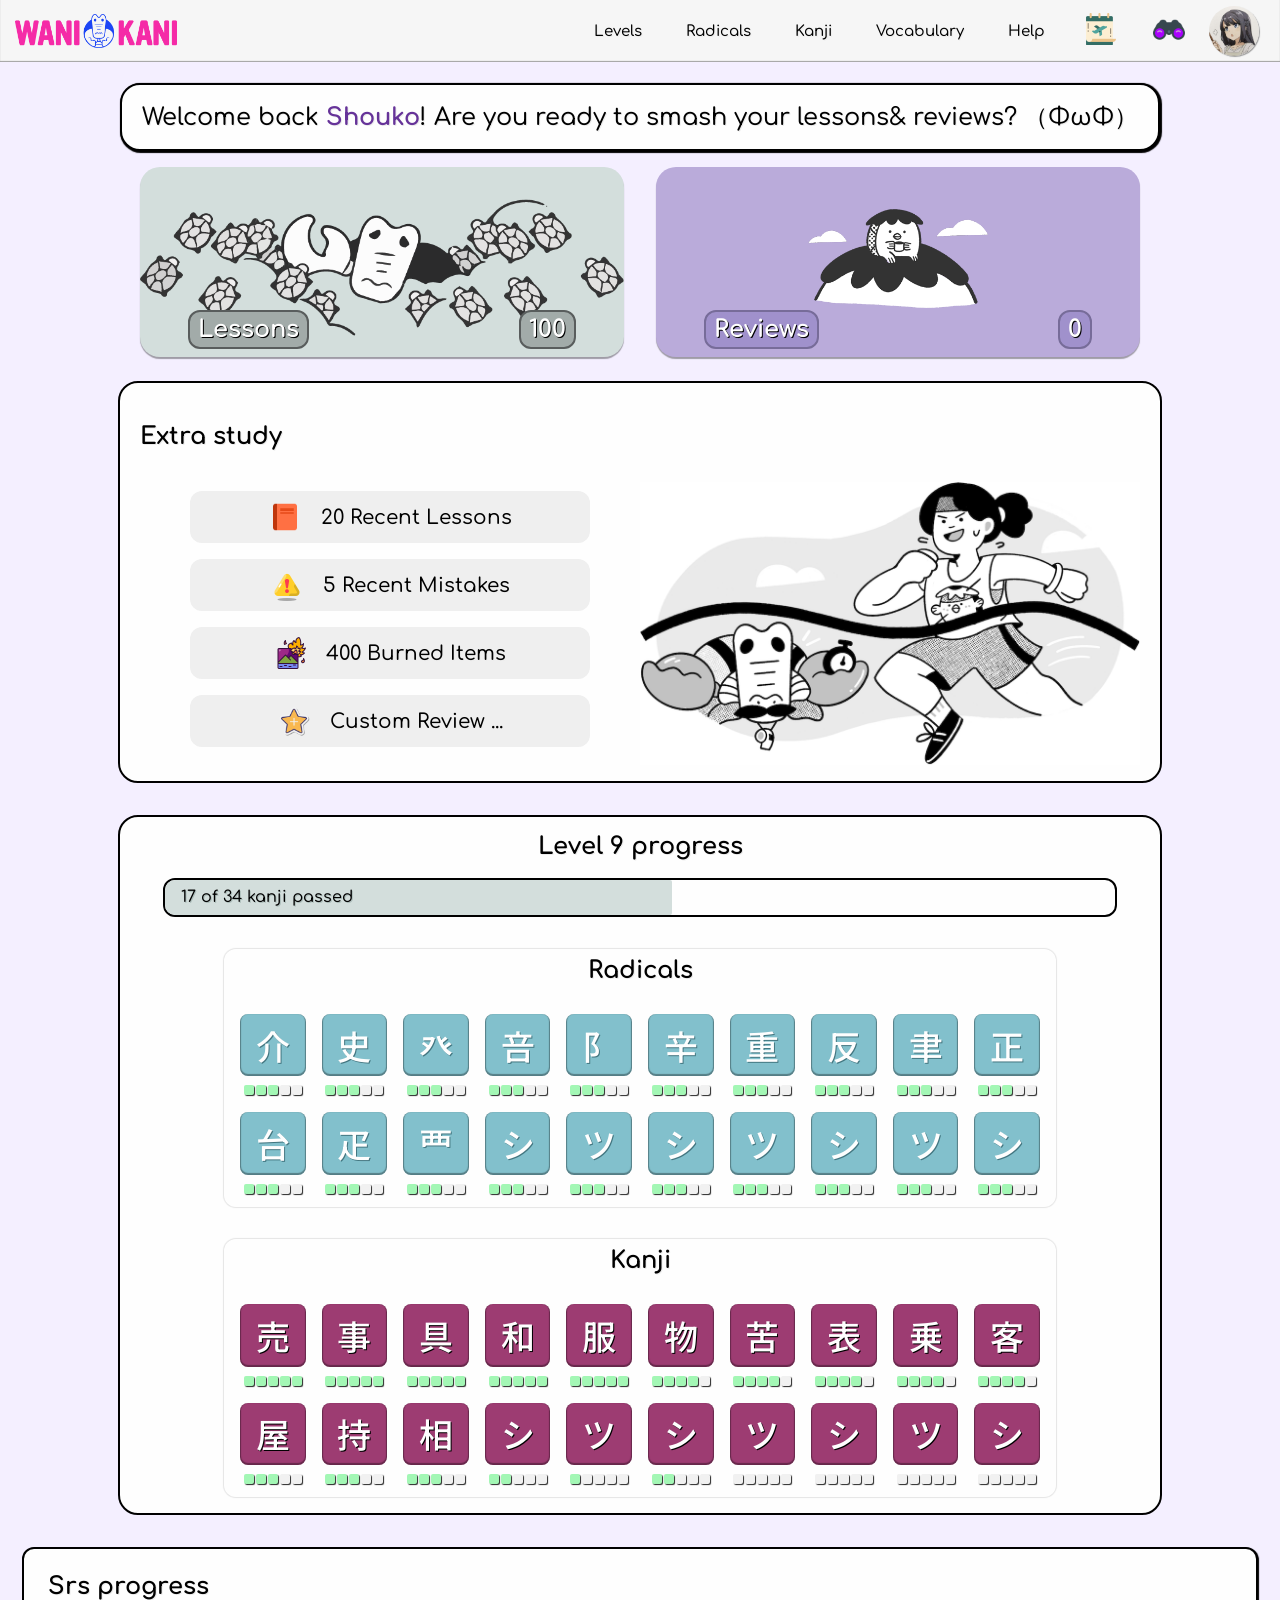
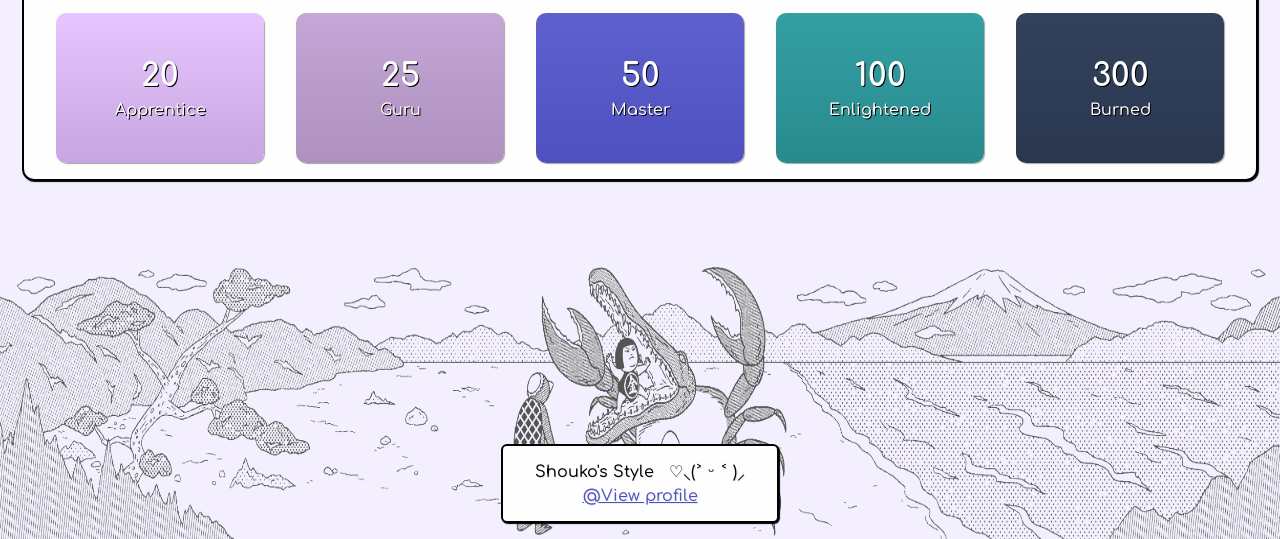
<file: index.html>
<!DOCTYPE html>
<html lang="en">
<head>
  <meta charset="UTF-8">
  <meta name="viewport" content="width=device-width, initial-scale=1"/>
  <title>WaniKani / Dashboard</title>
  <link rel="stylesheet" href="Styles/index-styles.css">
  <link rel="stylesheet" href="Styles/header-styles.css">
  <link rel="stylesheet" href="Styles/default-styles.css">
  <link rel="stylesheet" href="Styles/animations.css">
  <script defer src="index-java.js"></script>
  <!--Fonts-->
  <link rel="preconnect" href="https://fonts.googleapis.com">
  <link rel="preconnect" href="https://fonts.gstatic.com" crossorigin>
  <link href="https://fonts.googleapis.com/css2?family=Comfortaa:wght@300;400;500;600;700&display=swap" rel="stylesheet">
  <!--Japanese Font-->
  <link rel="preconnect" href="https://fonts.googleapis.com">
  <link rel="preconnect" href="https://fonts.gstatic.com" crossorigin>
  <link href="https://fonts.googleapis.com/css2?family=Noto+Sans+JP:wght@100;300;400;500&display=swap" rel="stylesheet">
</head>
<!--De totale breedte= 1000px op volledig scherm-->
<body>
<header>
  <div class="header-container">
    <div>
      <img class="wk-logo" src="Resources/logo.png" alt="WaniKani-Logo">
    </div>
    <div>
      <button class="gray-border">Levels</button>
      <button class="blue-border">Radicals</button>
      <button class="pink-border">Kanji</button>
      <button class="purple-border">Vocabulary</button>
      <button class="gray-border">Help</button>
      <button onclick="ShowForecast()" class="forecast-button">
        <img src="Resources/calender-plane.png" alt="Forecast">
      </button>
      <button class="search-button">
        <img src="Resources/search-icon.png" alt="Search">
      </button>
      <img class="pfp" src="Resources/pfp.jpg" alt="Profile Picture">
    </div>
  </div>
  <div class="review-forecast-container">
    <div onclick="ExpandForecastCard('Mon')" class="forecast-card">
      <div class="forecast-card-header JA-FONT">月曜日</div>
      <div class="forecast-card-grid">
        <div class="forecast-card-grid-item"><p>Mon.</p><p class="forecast-amount">20 items</p></div>
      </div>
      <div class="forecast-card-grid display-none">
        <div class="forecast-card-grid-item"><p>10 AM</p><p>12 items</p></div>
        <div class="forecast-card-grid-item"><p>6 PM</p><p>8 items</p></div>
      </div>
    </div>
    <div onclick="ExpandForecastCard('Tue')" class="forecast-card">
      <div class="forecast-card-header JA-FONT">火曜日</div>
      <div class="forecast-card-grid">
        <div class="forecast-card-grid-item"><p>Tue.</p><p class="forecast-amount">36 items</p></div>
      </div>
      <div class="forecast-card-grid display-none">
        <div class="forecast-card-grid-item"><p>6 AM</p><p>5 items</p></div>
        <div class="forecast-card-grid-item"><p>9 PM</p><p>11 items</p></div>
      </div>
    </div>
    <div onclick="ExpandForecastCard('Wed')" class="forecast-card">
      <div class="forecast-card-header JA-FONT">水曜日</div>
      <div class="forecast-card-grid">
        <div class="forecast-card-grid-item"><p>Wed.</p><p class="forecast-amount">45 items</p></div>
      </div>
      <div class="forecast-card-grid display-none">
        <div class="forecast-card-grid-item"><p>1 PM</p><p>7 items</p></div>
        <div class="forecast-card-grid-item"><p>2 PM</p><p>2 items</p></div>
      </div>
    </div>
    <div onclick="ExpandForecastCard('Thu')" class="forecast-card">
      <div class="forecast-card-header JA-FONT">木曜日</div>
      <div class="forecast-card-grid">
        <div class="forecast-card-grid-item"><p>Thu.</p><p class="forecast-amount">50 items</p></div>
      </div>
      <div class="forecast-card-grid display-none">
        <div class="forecast-card-grid-item"><p>11 PM</p><p>5 items</p></div>
      </div>
    </div>
    <div onclick="ExpandForecastCard('Fri')" class="forecast-card">
      <div class="forecast-card-header JA-FONT">金曜日</div>
      <div class="forecast-card-grid">
        <div class="forecast-card-grid-item"><p>Fri.</p><p class="forecast-amount">80 items</p></div>
      </div>
      <div class="forecast-card-grid display-none">
        <div class="forecast-card-grid-item"><p>11 AM</p><p>16 items</p></div>
        <div class="forecast-card-grid-item"><p>1 PM</p><p>12 items</p></div>
        <div class="forecast-card-grid-item"><p>3 PM</p><p>2 items</p></div>
      </div>
    </div>
    <div onclick="ExpandForecastCard('Sat')" class="forecast-card">
      <div class="forecast-card-header JA-FONT">土曜日</div>
      <div class="forecast-card-grid">
        <div class="forecast-card-grid-item"><p class="forecast-amount">Sat.</p><p>94 items</p></div>
      </div>
      <div class="forecast-card-grid display-none">
        <div class="forecast-card-grid-item"><p>5 AM</p><p>4 items</p></div>
        <div class="forecast-card-grid-item"><p>6 AM</p><p>10 items</p></div>
      </div>
    </div>
    <div onclick="ExpandForecastCard('Sun')" class="forecast-card">
      <div class="forecast-card-header JA-FONT">日曜日</div>
      <div class="forecast-card-grid">
        <div class="forecast-card-grid-item"><p>Sun.</p><p class="forecast-amount">100 items</p></div>
      </div>
      <div class="forecast-card-grid display-none">
        <div class="forecast-card-grid-item"><p>12 PM</p><p>1 item</p></div>
        <div class="forecast-card-grid-item"><p>1 AM</p><p>1 item</p></div>
        <div class="forecast-card-grid-item"><p>2 AM</p><p>1 item</p></div>
        <div class="forecast-card-grid-item"><p>3 AM</p><p>1 item</p></div>
        <div class="forecast-card-grid-item"><p>4 AM</p><p>1 item</p></div>
        <div class="forecast-card-grid-item"><p>5 AM</p><p>1 item</p></div>
      </div>
    </div>
  </div>
</header>

<!--Welcome back message-->
<section class="welcome-back-section def-div">
  <h1>Welcome back <span class="username">Shouko</span>! Are you ready to smash your lessons& reviews? （ΦωΦ）</h1>
</section>

<!--Reviews& Lessons section-->
<section class="reviews-lessons-container">
  <div class="lessons-button">
    <img src="Resources/lessons-modif.png" alt="lessons">
    <div class="button-info">
      <p>Lessons</p>
      <p>100</p>
    </div>
  </div>
  <div class="reviews-button">
    <img src="Resources/reviews.png" alt="lessons">
    <div class="button-info button-info-reviews">
      <p>Reviews</p>
      <p>0</p>
    </div>
  </div>
</section>

<!--Extra study-->
<section class="extra-study-container def-div">
  <h3>Extra study</h3>
  <div class="extra-study-content">
    <div class="extra-study-button-container">
      <button>
        <img src="Resources/recent-lessons.png" alt="bruh">
        20 Recent Lessons
      </button>
      <button>
        <img src="Resources/mistake.png" alt="bruh">
        5 Recent Mistakes
      </button>
      <button>
        <img src="Resources/burned.png" alt="bruh">
        400 Burned Items
      </button>
      <button onclick="customreview_alert()" style="cursor: help">
        <img src="Resources/addto-favourites.png" alt="bruh">
        Custom Review ...
      </button>
    </div>
    <div class="extra-study-image-container">
      <img src="Resources/extra-study.png" alt="extra study yay">
    </div>
  </div>
</section>

<!--Level progress section-->
<section class="level-progress-container def-div">
  <div>
    <h3>Level 9 progress</h3>
    <div class="progressbar-border">
      <div class="progressbar-fill">
        17 of 34 kanji passed
      </div>
    </div>
    <!--Radicals-->
    <div class="moji-container">
      <h3>Radicals</h3>
      <div class="moji-grid">
        <div class="moji-cell">
          介
          <div class="moji-progress-container">
            <div class="moji-checked"></div>
            <div class="moji-checked"></div>
            <div class="moji-checked"></div>
            <div class="moji-unchecked"></div>
            <div class="moji-unchecked"></div>
          </div>
          <div class="moji-tooltip">
            <p>Jammed In</p>
          </div>
        </div>
        <div class="moji-cell">
          史
          <div class="moji-progress-container">
            <div class="moji-checked"></div>
            <div class="moji-checked"></div>
            <div class="moji-checked"></div>
            <div class="moji-unchecked"></div>
            <div class="moji-unchecked"></div>
          </div>
          <div class="moji-tooltip">
            <p>History</p>
          </div>
        </div>
        <div class="moji-cell">
          癶
          <div class="moji-progress-container">
            <div class="moji-checked"></div>
            <div class="moji-checked"></div>
            <div class="moji-checked"></div>
            <div class="moji-unchecked"></div>
            <div class="moji-unchecked"></div>
          </div>
          <div class="moji-tooltip">
            <p>Tent</p>
          </div>
        </div>
        <div class="moji-cell">
          咅
          <div class="moji-progress-container">
            <div class="moji-checked"></div>
            <div class="moji-checked"></div>
            <div class="moji-checked"></div>
            <div class="moji-unchecked"></div>
            <div class="moji-unchecked"></div>
          </div>
          <div class="moji-tooltip">
            <p>Clown</p>
          </div>
        </div>
        <div class="moji-cell">
          阝
          <div class="moji-progress-container">
            <div class="moji-checked"></div>
            <div class="moji-checked"></div>
            <div class="moji-checked"></div>
            <div class="moji-unchecked"></div>
            <div class="moji-unchecked"></div>
          </div>
          <div class="moji-tooltip">
            <p>Building</p>
          </div>
        </div>
        <div class="moji-cell">
          辛
          <div class="moji-progress-container">
            <div class="moji-checked"></div>
            <div class="moji-checked"></div>
            <div class="moji-checked"></div>
            <div class="moji-unchecked"></div>
            <div class="moji-unchecked"></div>
          </div>
          <div class="moji-tooltip">
            <p>Spicy</p>
          </div>
        </div>
        <div class="moji-cell">
          重
          <div class="moji-progress-container">
            <div class="moji-checked"></div>
            <div class="moji-checked"></div>
            <div class="moji-checked"></div>
            <div class="moji-unchecked"></div>
            <div class="moji-unchecked"></div>
          </div>
          <div class="moji-tooltip">
            <p>Heavy</p>
          </div>
        </div>
        <div class="moji-cell">
          反
          <div class="moji-progress-container">
            <div class="moji-checked"></div>
            <div class="moji-checked"></div>
            <div class="moji-checked"></div>
            <div class="moji-unchecked"></div>
            <div class="moji-unchecked"></div>
          </div>
          <div class="moji-tooltip">
            <p>Anti</p>
          </div>
        </div>
        <div class="moji-cell">
          聿
          <div class="moji-progress-container">
            <div class="moji-checked"></div>
            <div class="moji-checked"></div>
            <div class="moji-checked"></div>
            <div class="moji-unchecked"></div>
            <div class="moji-unchecked"></div>
          </div>
          <div class="moji-tooltip">
            <p>Brush</p>
          </div>
        </div>
        <div class="moji-cell">
          正
          <div class="moji-progress-container">
            <div class="moji-checked"></div>
            <div class="moji-checked"></div>
            <div class="moji-checked"></div>
            <div class="moji-unchecked"></div>
            <div class="moji-unchecked"></div>
          </div>
          <div class="moji-tooltip">
            <p>Correct</p>
          </div>
        </div>
        <div class="moji-cell">
          台
          <div class="moji-progress-container">
            <div class="moji-checked"></div>
            <div class="moji-checked"></div>
            <div class="moji-checked"></div>
            <div class="moji-unchecked"></div>
            <div class="moji-unchecked"></div>
          </div>
          <div class="moji-tooltip">
            <p>Machine</p>
          </div>
        </div>
        <div class="moji-cell">
          疋
          <div class="moji-progress-container">
            <div class="moji-checked"></div>
            <div class="moji-checked"></div>
            <div class="moji-checked"></div>
            <div class="moji-unchecked"></div>
            <div class="moji-unchecked"></div>
          </div>
          <div class="moji-tooltip">
            <p>Coat Rack</p>
          </div>
        </div>
        <div class="moji-cell">
          覀
          <div class="moji-progress-container">
            <div class="moji-checked"></div>
            <div class="moji-checked"></div>
            <div class="moji-checked"></div>
            <div class="moji-unchecked"></div>
            <div class="moji-unchecked"></div>
          </div>
          <div class="moji-tooltip">
            <p>Helicopter</p>
          </div>
        </div>
        <div class="moji-cell">
          シ
          <div class="moji-progress-container">
            <div class="moji-checked"></div>
            <div class="moji-checked"></div>
            <div class="moji-checked"></div>
            <div class="moji-unchecked"></div>
            <div class="moji-unchecked"></div>
          </div>
          <div class="moji-tooltip">
            <p>Shitsu</p>
          </div>
        </div>
        <div class="moji-cell">
          ツ
          <div class="moji-progress-container">
            <div class="moji-checked"></div>
            <div class="moji-checked"></div>
            <div class="moji-checked"></div>
            <div class="moji-unchecked"></div>
            <div class="moji-unchecked"></div>
          </div>
          <div class="moji-tooltip">
            <p>Shitsu</p>
          </div>
        </div>
        <div class="moji-cell">
          シ
          <div class="moji-progress-container">
            <div class="moji-checked"></div>
            <div class="moji-checked"></div>
            <div class="moji-checked"></div>
            <div class="moji-unchecked"></div>
            <div class="moji-unchecked"></div>
          </div>
          <div class="moji-tooltip">
            <p>Shitsu</p>
          </div>
        </div>
        <div class="moji-cell">
          ツ
          <div class="moji-progress-container">
            <div class="moji-checked"></div>
            <div class="moji-checked"></div>
            <div class="moji-checked"></div>
            <div class="moji-unchecked"></div>
            <div class="moji-unchecked"></div>
          </div>
          <div class="moji-tooltip">
            <p>Shitsu</p>
          </div>
        </div>
        <div class="moji-cell">
          シ
          <div class="moji-progress-container">
            <div class="moji-checked"></div>
            <div class="moji-checked"></div>
            <div class="moji-checked"></div>
            <div class="moji-unchecked"></div>
            <div class="moji-unchecked"></div>
          </div>
          <div class="moji-tooltip">
            <p>Shitsu</p>
          </div>
        </div>
        <div class="moji-cell">
          ツ
          <div class="moji-progress-container">
            <div class="moji-checked"></div>
            <div class="moji-checked"></div>
            <div class="moji-checked"></div>
            <div class="moji-unchecked"></div>
            <div class="moji-unchecked"></div>
          </div>
          <div class="moji-tooltip">
            <p>Shitsu</p>
          </div>
        </div>
        <div class="moji-cell">
          シ
          <div class="moji-progress-container">
            <div class="moji-checked"></div>
            <div class="moji-checked"></div>
            <div class="moji-checked"></div>
            <div class="moji-unchecked"></div>
            <div class="moji-unchecked"></div>
          </div>
          <div class="moji-tooltip">
            <p>Shitsu</p>
          </div>
        </div>
      </div>
    </div>
    <!--Kanji-->
    <div class="moji-container">
      <h3>Kanji</h3>
      <div class="moji-grid">
        <div id="kanji1" onclick="ShowExtraInfo()" class="moji-cell moji-kanji" style="cursor: help">
          売
          <div class="moji-progress-container">
            <div class="moji-checked"></div>
            <div class="moji-checked"></div>
            <div class="moji-checked"></div>
            <div class="moji-checked"></div>
            <div class="moji-checked"></div>
          </div>
          <div class="moji-tooltip">
            <p>Sell</p>
          </div>
        </div>
        <div class="moji-cell moji-kanji">
          事
          <div class="moji-progress-container">
            <div class="moji-checked"></div>
            <div class="moji-checked"></div>
            <div class="moji-checked"></div>
            <div class="moji-checked"></div>
            <div class="moji-checked"></div>
          </div>
          <div class="moji-tooltip">
            <p>Action</p>
          </div>
        </div>
        <div class="moji-cell moji-kanji">
          具
          <div class="moji-progress-container">
            <div class="moji-checked"></div>
            <div class="moji-checked"></div>
            <div class="moji-checked"></div>
            <div class="moji-checked"></div>
            <div class="moji-checked"></div>
          </div>
          <div class="moji-tooltip">
            <p>Tool</p>
          </div>
        </div>
        <div class="moji-cell moji-kanji">
          和
          <div class="moji-progress-container">
            <div class="moji-checked"></div>
            <div class="moji-checked"></div>
            <div class="moji-checked"></div>
            <div class="moji-checked"></div>
            <div class="moji-checked"></div>
          </div>
          <div class="moji-tooltip">
            <p>Peace</p>
          </div>
        </div>
        <div class="moji-cell moji-kanji">
          服
          <div class="moji-progress-container">
            <div class="moji-checked"></div>
            <div class="moji-checked"></div>
            <div class="moji-checked"></div>
            <div class="moji-checked"></div>
            <div class="moji-checked"></div>
          </div>
          <div class="moji-tooltip">
            <p>Clothes</p>
          </div>
        </div>
        <div class="moji-cell moji-kanji">
          物
          <div class="moji-progress-container">
            <div class="moji-checked"></div>
            <div class="moji-checked"></div>
            <div class="moji-checked"></div>
            <div class="moji-checked"></div>
            <div class="moji-unchecked"></div>
          </div>
          <div class="moji-tooltip">
            <p>Thing</p>
          </div>
        </div>
        <div class="moji-cell moji-kanji">
          苦
          <div class="moji-progress-container">
            <div class="moji-checked"></div>
            <div class="moji-checked"></div>
            <div class="moji-checked"></div>
            <div class="moji-checked"></div>
            <div class="moji-unchecked"></div>
          </div>
          <div class="moji-tooltip">
            <p>Suffering</p>
          </div>
        </div>
        <div class="moji-cell moji-kanji">
          表
          <div class="moji-progress-container">
            <div class="moji-checked"></div>
            <div class="moji-checked"></div>
            <div class="moji-checked"></div>
            <div class="moji-checked"></div>
            <div class="moji-unchecked"></div>
          </div>
          <div class="moji-tooltip">
            <p>Express</p>
          </div>
        </div>
        <div class="moji-cell moji-kanji">
          乗
          <div class="moji-progress-container">
            <div class="moji-checked"></div>
            <div class="moji-checked"></div>
            <div class="moji-checked"></div>
            <div class="moji-checked"></div>
            <div class="moji-unchecked"></div>
          </div>
          <div class="moji-tooltip">
            <p>Ride</p>
          </div>
        </div>
        <div class="moji-cell moji-kanji">
          客
          <div class="moji-progress-container">
            <div class="moji-checked"></div>
            <div class="moji-checked"></div>
            <div class="moji-checked"></div>
            <div class="moji-checked"></div>
            <div class="moji-unchecked"></div>
          </div>
          <div class="moji-tooltip">
            <p>Guest</p>
          </div>
        </div>
        <div class="moji-cell moji-kanji">
          屋
          <div class="moji-progress-container">
            <div class="moji-checked"></div>
            <div class="moji-checked"></div>
            <div class="moji-checked"></div>
            <div class="moji-unchecked"></div>
            <div class="moji-unchecked"></div>
          </div>
          <div class="moji-tooltip">
            <p>Roof</p>
          </div>
        </div>
        <div class="moji-cell moji-kanji">
          持
          <div class="moji-progress-container">
            <div class="moji-checked"></div>
            <div class="moji-checked"></div>
            <div class="moji-checked"></div>
            <div class="moji-unchecked"></div>
            <div class="moji-unchecked"></div>
          </div>
          <div class="moji-tooltip">
            <p>Hold</p>
          </div>
        </div>
        <div class="moji-cell moji-kanji">
          相
          <div class="moji-progress-container">
            <div class="moji-checked"></div>
            <div class="moji-checked"></div>
            <div class="moji-checked"></div>
            <div class="moji-unchecked"></div>
            <div class="moji-unchecked"></div>
          </div>
          <div class="moji-tooltip">
            <p>Mutual</p>
          </div>
        </div>
        <div class="moji-cell moji-kanji">
          シ
          <div class="moji-progress-container">
            <div class="moji-checked"></div>
            <div class="moji-checked"></div>
            <div class="moji-unchecked"></div>
            <div class="moji-unchecked"></div>
            <div class="moji-unchecked"></div>
          </div>
          <div class="moji-tooltip">
            <p>Shitsu</p>
          </div>
        </div>
        <div class="moji-cell moji-kanji">
          ツ
          <div class="moji-progress-container">
            <div class="moji-checked"></div>
            <div class="moji-unchecked"></div>
            <div class="moji-unchecked"></div>
            <div class="moji-unchecked"></div>
            <div class="moji-unchecked"></div>
          </div>
          <div class="moji-tooltip">
            <p>Shitsu</p>
          </div>
        </div>
        <div class="moji-cell moji-kanji">
          シ
          <div class="moji-progress-container">
            <div class="moji-checked"></div>
            <div class="moji-checked"></div>
            <div class="moji-unchecked"></div>
            <div class="moji-unchecked"></div>
            <div class="moji-unchecked"></div>
          </div>
          <div class="moji-tooltip">
            <p>Shitsu</p>
          </div>
        </div>
        <div class="moji-cell moji-kanji">
          ツ
          <div class="moji-progress-container">
            <div class="moji-unchecked"></div>
            <div class="moji-unchecked"></div>
            <div class="moji-unchecked"></div>
            <div class="moji-unchecked"></div>
            <div class="moji-unchecked"></div>
          </div>
          <div class="moji-tooltip">
            <p>Shitsu</p>
          </div>
        </div>
        <div class="moji-cell moji-kanji">
          シ
          <div class="moji-progress-container">
            <div class="moji-unchecked"></div>
            <div class="moji-unchecked"></div>
            <div class="moji-unchecked"></div>
            <div class="moji-unchecked"></div>
            <div class="moji-unchecked"></div>
          </div>
          <div class="moji-tooltip">
            <p>Shitsu</p>
          </div>
        </div>
        <div class="moji-cell moji-kanji">
          ツ
          <div class="moji-progress-container">
            <div class="moji-unchecked"></div>
            <div class="moji-unchecked"></div>
            <div class="moji-unchecked"></div>
            <div class="moji-unchecked"></div>
            <div class="moji-unchecked"></div>
          </div>
          <div class="moji-tooltip">
            <p>Shitsu</p>
          </div>
        </div>
        <div class="moji-cell moji-kanji">
          シ
          <div class="moji-progress-container">
            <div class="moji-unchecked"></div>
            <div class="moji-unchecked"></div>
            <div class="moji-unchecked"></div>
            <div class="moji-unchecked"></div>
            <div class="moji-unchecked"></div>
          </div>
          <div class="moji-tooltip">
            <p>Shitsu</p>
          </div>
        </div>
      </div>
    </div>
  </div>
</section>

<!--Item levels-->
<section class="item-level-container">
  <h3>Srs progress</h3>
  <div id="apprenticeBlock" onclick="ShowSrsInfo()" class="apprentice-block" style="cursor: help">
    20
    <p class="item-level">Apprentice</p>
    <div class="item-level-info">
      <p>Radical:</p>
      <p>5</p>
      <p>Kanji:</p>
      <p>7</p>
      <p>Vocab:</p>
      <p>8</p>
    </div>
  </div>
  <div class="guru-block">
    25
    <p class="item-level">Guru</p>
    <div class="item-level-info">
      <p>Radical:</p>
      <p>2</p>
      <p>Kanji:</p>
      <p>8</p>
      <p>Vocab:</p>
      <p>15</p>
    </div>
  </div>
  <div class="master-block">
    50
    <p class="item-level">Master</p>
    <div class="item-level-info">
      <p>Radical:</p>
      <p>5</p>
      <p>Kanji:</p>
      <p>28</p>
      <p>Vocab:</p>
      <p>17</p>
    </div>
  </div>
  <div class="enlightened-block">
    100
    <p class="item-level">Enlightened</p>
    <div class="item-level-info">
      <p>Radical:</p>
      <p>20</p>
      <p>Kanji:</p>
      <p>34</p>
      <p>Vocab:</p>
      <p>46</p>
    </div>
  </div>
  <div class="burned-block">
    300
      <p class="item-level">Burned</p>
      <div class="item-level-info">
        <p>Radical:</p>
        <p>50</p>
        <p>Kanji:</p>
        <p>100</p>
        <p>Vocab:</p>
        <p>150</p>
      </div>
  </div>
</section>

<!--Extra info window for kanji & SRS-->
<div id="dark-screen" class="dark-screen">
  <div id="moji-extra-info-container" class="moji-extra-info-container def-div">
    <div class="extra-info-toppanel">
      <div id="addto-button" onclick="addto_buttonalert()" style="cursor: help">
        <img src="Resources/addto-favourites.png" alt="+">
        Add to ▼
      </div>
      <div id="close-button" onclick="ShowExtraInfo()">X</div>
    </div>
    <div class="moji-extra-info-left">
      <a href="https://www.wanikani.com/kanji/%E5%A3%B2" target="_blank">
        <h1 class="JA-FONT moji-kanji" style="cursor: help">売</h1>
      </a>
      <p>Level 9</p>
    </div>
    <div class="moji-extra-info-right">
      <div class="moji-meaning">
        <h3>Meaning:</h3>
        <div class="moji-meaning-grid">
          <p class="first-word">Primarly</p>
          <p class="first-word">Synonmys</p>
          <p>Sell</p>
          <p>/</p>
        </div>
        <p class="note-text"><span class="first-word">Notes:</span> <i>User custom notes</i></p>
      </div>
      <div class="moji-reading">
        <h3>Reading:</h3>
        <div class="moji-reading-grid">
          <p class="first-word">Onyomi:</p>
          <p class="first-word">Kun'yomi:</p>
          <p class="first-word">Nanori:</p>
          <p class="JA-FONT">ばい</p>
          <p class="JA-FONT">う</p>
          <p>None</p>
        </div>
        <p class="note-text"><span class="first-word">Note:</span> <i>User custom notes</i></p>
      </div>
      <div class="moji-radical-combination">
        <h3>Radical Combination:</h3>
        <div class="radical-combination-container">
          <div id="moji-radical1" class="moji-radical">士</div>
          <p>Samurai</p>
          <img src="Resources/plus.png" alt="+">
          <div id="moji-radical2" class="moji-radical">冖</div>
          <p>Forehead</p>
          <img src="Resources/plus.png" alt="+">
          <div id="moji-radical3" class="moji-radical">儿</div>
          <p>Legs</p>
        </div>
      </div>
    </div>
  </div>
  <div id="srs-extra-info-window" class="srs-extra-info-window def-div">
    <div class="extra-info-toppanel">
      <div id="close-button1" onclick="ShowSrsInfo()">X</div>
    </div>
    <div>
      <img class="srs-egg" src="Resources/apprentice-egg.png" alt="egg">
      <h3>Apprentice</h3>
      <div class="srs-grid">
        <p>Radicals:</p>
        <p>5</p>
        <img src="Resources/arrow-down.png" alt="↘">
        <p>Kanji</p>
        <p>7</p>
        <img src="Resources/arrow-right.png" alt="→">
        <p>Vocabulary:</p>
        <p>8</p>
        <img src="Resources/arrow-up.png" alt="↗">
      </div>
    </div>
    <div class="srs-content">
      <h3>Recently added</h3>
      <h3>Radicals:</h3>
      <div class="srs-items-grid">
        <div class="moji-cell">
          介
          <div class="moji-tooltip">
            <p>Jammed In</p>
          </div>
        </div>
        <div class="moji-cell">
          史
          <div class="moji-tooltip">
            <p>History</p>
          </div>
        </div>
        <div class="moji-cell">
          癶
          <div class="moji-tooltip">
            <p>Tent</p>
          </div>
        </div>
        <div class="moji-cell">
          咅
          <div class="moji-tooltip">
            <p>Clown</p>
          </div>
        </div>
        <div class="moji-cell">
          阝
          <div class="moji-tooltip">
            <p>Building</p>
          </div>
        </div>
      </div>
      <h3>Recent Kanji:</h3>
      <div class="srs-items-grid">
        <div class="moji-cell moji-kanji">
          乗
          <div class="moji-tooltip">
            <p>Ride</p>
          </div>
        </div>
        <div class="moji-cell moji-kanji">
          客
          <div class="moji-tooltip">
            <p>Guest</p>
          </div>
        </div>
        <div class="moji-cell moji-kanji">
          屋
          <div class="moji-tooltip">
            <p>Roof</p>
          </div>
        </div>
        <div class="moji-cell moji-kanji">
          持
          <div class="moji-tooltip">
            <p>Hold</p>
          </div>
        </div>
        <div class="moji-cell moji-kanji">
          相
          <div class="moji-tooltip">
            <p>Mutual</p>
          </div>
        </div>
      </div>
      <h3>Recent Vocabulary:</h3>
      <div class="srs-items-grid">
        <div class="moji-cell moji-vocab">
          通り
          <div class="moji-tooltip">
            <p>Avenue</p>
          </div>
        </div>
        <div class="moji-cell moji-vocab">
          白黒
          <div class="moji-tooltip">
            <p>Black and white</p>
          </div>
        </div>
        <div class="moji-cell moji-vocab">
          交代
          <div class="moji-tooltip">
            <p>Change</p>
          </div>
        </div>
        <div class="moji-cell moji-vocab">
          高さ
          <div class="moji-tooltip">
            <p>Height</p>
          </div>
        </div>
        <div class="moji-cell moji-vocab">
          付近
          <div class="moji-tooltip">
            <p>Neighbourhood</p>
          </div>
        </div>
      </div>
    </div>
  </div>
  <!--Image-->
  <div id="kobayashi" class="kobayashi-newspaper-image">
    <img src="Resources/kobayashi-newspaper.png" alt="rip Kobayashi-san">
  </div>
</div>

<!--Footer {Leave at bottom pls}-->
<footer>
  <div>
    Shouko's Style &nbsp; ♡⸜(˃ ᵕ ˂ )⸝
    <a href="https://www.wanikani.com/users/Shouko91" target="_blank">@View profile</a>
  </div>
</footer>
</body>
</html>
</file>
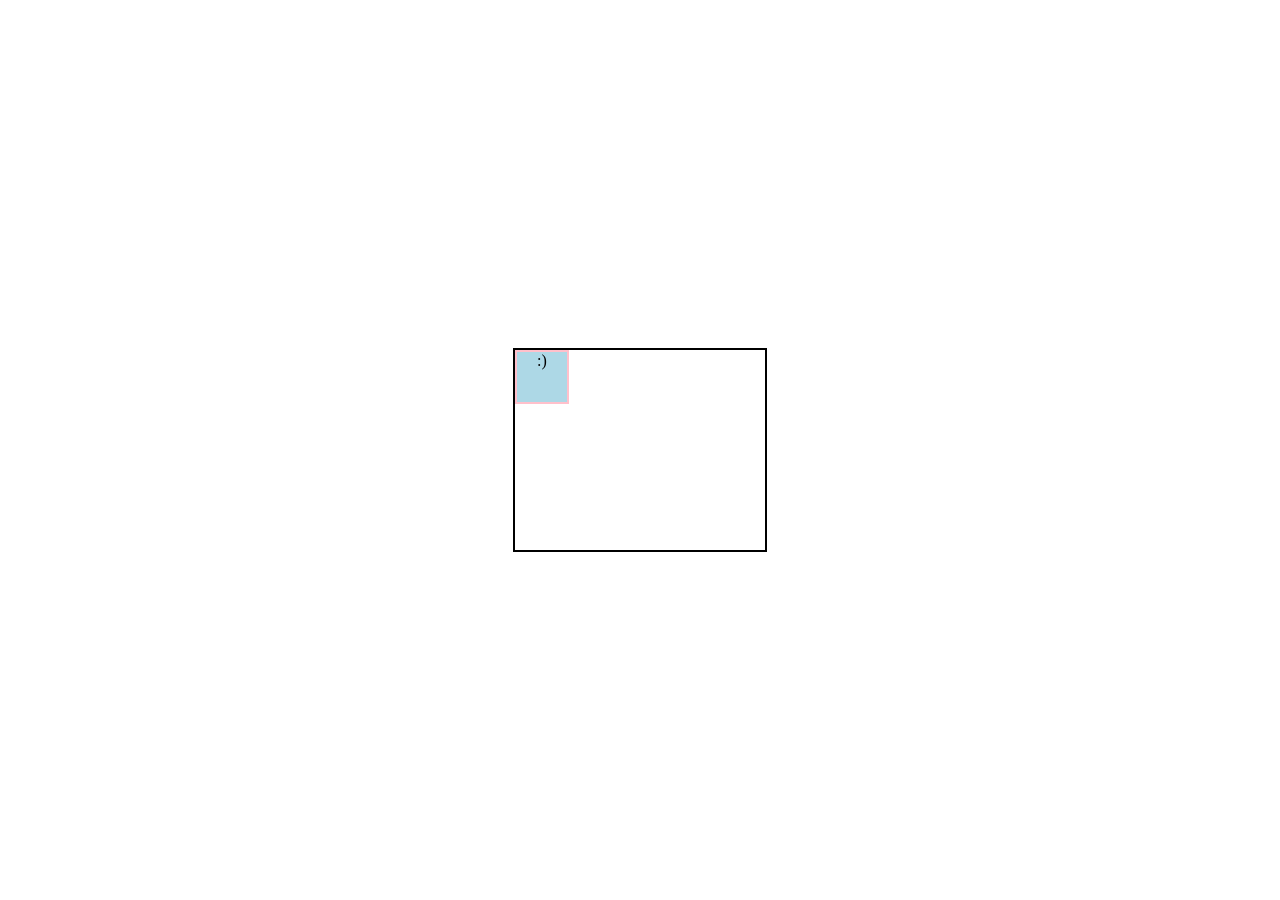
<file: test-doodle.html>
<!DOCTYPE html>
<html lang="en">
<head>
  <meta charset="UTF-8">
  <title>Test</title>
  <script>
    function playAnimation(){
      let kid = document.getElementsByClassName("kid");
      let kidAnimation = window.getComputedStyle(kid[0]).getPropertyValue("animation");

      kid[0].style.animation = "boxAnimation 1s linear";
    }

    // function showBigBox(){
    //     const bigBox = document.getElementsByClassName("bigBox");
    //     let boxVisibility = getComputedStyle(bigBox[0]).getPropertyValue("visibility");
    //
    //     if (boxVisibility === "hidden"){
    //         bigBox[0].style.visibility = "visible";
    //     } else {
    //         bigBox[0].style.visibility = "hidden";
    //     }
    // }
  </script>
  <style>
    .parent{
        height: 200px; width: 250px;
        border: 2px solid black;
        position: absolute;
        top: 50%;
        left: 50%;
        transform: translate(-50%, -50%);
    }
    .kid{
        height: 50px; width: 50px;
        background: lightblue;
        border: 2px solid pink;
        text-align: center;
        animation: none;
        pointer-events: visible;
    }

    @keyframes boxAnimation {
        0%{
            transform: translateY(0);
        }
        10%{
            transform: translateY(-2em);
        }
        100%{
            transform: translateY(10em);
        }
    }
  </style>
</head>
<body>
  <div class="parent">
    <div onclick="playAnimation()" class="kid">:)</div>
  </div>
</body>
</html>
</file>
<file: Styles/index-styles.css>
h3{
    font-size: 1.5rem;
}
.first-word{
    font-weight: 700;
}
.note-text{
    color: #437680;
    cursor: pointer;
}

/*Welcome back section*/
.welcome-back-section{
    width: fit-content;
    max-width: 1000px;
    margin-inline: auto;
    padding: 0.5em 2em;
    display: flex;
    justify-content: center;
    box-shadow: 1px 1px 1px 1px black;
    cursor: default;
}

.username{
    color: rebeccapurple;
    font-weight: 700;
}


/*Reviews and lessons section*/
.reviews-lessons-container{
    max-width: 1000px;
    display: flex;
    margin-inline: auto;
    column-gap: 2em;
}

.lessons-button,
.reviews-button{
    width: 50%;
    position: relative;
    box-shadow: 0 0.12em 1px rgba(0, 0, 0, 0.35);
    border-radius: 20px;
    overflow: hidden;
    cursor: pointer;
    transition: 300ms;
}

.lessons-button:active,
.reviews-button:active{
    box-shadow: inset 0 1px 1px rgba(0, 0, 0, 0.35);
}

.lessons-button:hover,
.reviews-button:hover{
    transform: scale(1.03);
}

.lessons-button img,
.reviews-button img{
    width: 100%;
    margin-top: 5%;
}

.lessons-button{
    background: #D3DEDC;
}

.reviews-button{
    background: #BAABDA;
}

.button-info{
    position: absolute;
    bottom: 8px;
    left: 0;
    right: 0;
    display: flex;
    justify-content: space-between;
    margin-inline: 10%;
    font-size: 24px;
    color: #FFFFFF;
}

.button-info p{
    font-weight: bold;
    text-shadow: 1px 1px black;
    margin: 0;
    border: 2px solid #595d5d;
    border-radius: 12px;
    padding: 4px 8px;
    background-color: #a2aba9;
}

.button-info-reviews p{
    border: 2px solid #776c99;
    background-color: #a091cc;
}


/*Extra study*/
.extra-study-container{
    margin-top: 1.5em;
    display: flex;
    flex-direction: column;
}
.extra-study-container h3{
    margin-top: 1em;
    font-weight: 700;
}

.extra-study-content{
    display: flex;
    justify-content: space-between;
    align-items: center;
}

.extra-study-button-container{
    margin-top: 1.5em;
    display: flex;
    flex-direction: column;
    justify-content: center;
    align-items: center;
    gap: 1em;
    min-width: 50%;
}

.extra-study-button-container button{
    border: 2px solid transparent;
    font-size: 20px;
    display: flex;
    align-items: center;
    justify-content: center;
    column-gap: 20px;
    padding: 8px 12px;
    cursor: pointer;
    border-radius: 12px;
    width: 80%;
    white-space: nowrap;
    transition: 300ms;
}
.extra-study-button-container button img{
    height: 32px;
}

.extra-study-button-container button:hover{
    background: #e1d2ff;
}

.extra-study-image-container{
    margin-top: 2em;
    display: flex;
    justify-content: center;
    width: fit-content;
}
.extra-study-image-container img{
    width: 100%;
    max-height: 80%;
    object-fit: contain;
}



/*Level progress section*/
.level-progress-container{
    margin-top: 2em;
    max-width: 1000px;
    display: flex;
    flex-direction: column;
}
.level-progress-container h3{
    font-weight: 700;
    text-align: center;
    margin-bottom: 0.75em;
}

.progressbar-border{
    margin-top: 0.75em;
    width: 95%;
    height: 35px;
    border: 2px solid black;
    border-radius: 12px;
    overflow: hidden;
    margin-inline: auto;
}

.progressbar-fill{
    width: 50%;
    height: inherit;
    background: #d3dedc;
    border-radius: 2px;
    display: flex;
    justify-content: start;
    align-items: center;
    padding: 0 1em;
    text-shadow: 1px 1px #adbebb;
}

.moji-container{
    margin-top: 2em;
    box-shadow: 0 0 1px 1px rgba(0, 0, 0, 0.1);
    border-radius: 12px;
    padding: 0.5em 1em;
    display: flex;
    flex-direction: column;
    align-items: center;
    width: 80%;
    margin-inline: auto;
}
.moji-grid{
    width: 100%;
    margin-top: 0.75em;
    display: grid;
    grid-template-columns: repeat(auto-fill, minmax(60px, auto));
    column-gap: 1em;
    row-gap: 2.25em;
    padding-bottom: 1.5em;
    transition: visibility 300ms;
}
.moji-cell{
    padding: 0.2em;
    position: relative;
    background-image: linear-gradient(to top, #82c0cc, #82c0cc);
    color: #FEFEFE;
    text-shadow: 1px 1px #437680;
    font-family: 'Noto Sans JP', sans-serif;
    font-size: 34px;
    text-align: center;
    display: flex;
    justify-content: center;
    align-items: center;
    cursor: pointer;
    border-radius: 8px;
    box-shadow: inset 0 -1px 1px 1px rgba(0, 0, 0, 0.35);
    transition: 300ms;
}
.moji-kanji{
    background-image: linear-gradient(to top, #9D3C72, #9D3C72);
    color: #FEFEFE;
    text-shadow: 1px 1px black;
}
.moji-vocab{
    background-image: linear-gradient(to bottom, #c8b6ff, #b2a1e8);
    color: #FEFEFE;
    text-shadow: 1px 1px black;
}

.moji-cell:hover{
    transform: scale(1.1);
    z-index: 100;
}

.moji-cell:active{
    transform: none;
}

.moji{
    height: 100%;
    width: 100%;
    border: 1px solid green;
}

.moji-progress-container{
    position: absolute;
    height: 20px;
    bottom: -24px;
    left: 0;
    right: 0;
    display: flex;
    justify-content: center;
    align-items: center;
    cursor: default;
    pointer-events: none;
}

.moji-checked,
.moji-unchecked{
    height: 10px;
    width: 10px;
    border-radius: 2px;
    margin: 1px;
    box-shadow: 1px 1px 1px rgba(0, 0, 0, 0.85);
}

.moji-checked{
    background: #a3f7b5;
}
.moji-unchecked{
    background: #f1f1f1;
}

.moji-cell:hover .moji-tooltip{
    animation: tooltip 300ms ease forwards;
}

.moji-tooltip{
    z-index: 100;!important;
    position: absolute;
    display: flex;
    justify-content: center;
    align-items: center;
    border: 2px solid black;
    background: #FEFEFE;
    color: black;
    border-radius: 12px;
    box-shadow: 1px 1px 1px black;
    left: -50%;
    transform: translateX(50%);
    top: 105%;
    min-width: 150px;
    min-height: 55px;
    font-size: 20px;
    opacity: 0;
    pointer-events: none;
}

.dark-screen{
    z-index: 100;
    position: fixed;
    top: 62px;
    left: 0;
    right: 0;
    bottom: 0;
    background: rgba(0, 0, 0, 0.5);
    display: flex;
    justify-content: center;
    align-items: center;
    visibility: hidden;
}

.moji-extra-info-container{
    position: relative;
    height: fit-content;
    width: 800px;
    background: white;
    display: none;
    grid-template-columns: 0.5fr 1fr;
    grid-template-rows: 1fr;
    align-items: center;
    overflow: hidden;
    z-index: 100;
    cursor: default;
}

.moji-extra-info-left{
    height: 90%;
    display: flex;
    flex-direction: column;
    align-items: center;
    justify-content: center;
    padding: 1em;
}

.moji-extra-info-left a{
    text-decoration: none;
    cursor: help;
}

.moji-extra-info-left h1{
    font-size: 124px;
    border-radius: 20px;
    border: 2px solid black;
    box-shadow: 1px 1px 1px black;
    width: 1.5em;
    text-align: center;
    margin-bottom: 12px;
    cursor: pointer;
}

.moji-extra-info-right{
    height: 90%;
    padding: 1em;
    display: flex;
    flex-direction: column;
    justify-content: space-between;
}

.moji-meaning,
.moji-reading{
    border-bottom: 2px solid rgba(0, 0, 0, 0.1);
    padding-bottom: 0.5em;
    margin-bottom: 1em;
}

.moji-meaning-grid{
    display: grid;
    grid-template-columns: repeat(2, 1fr);
    row-gap: 0.5rem;
    text-align: center;
    margin-bottom: 1rem;
}
.moji-reading-grid .JA-FONT{
    font-size: 24px;
}
.moji-reading-grid{
    display: grid;
    grid-template-columns: repeat(3, 1fr);
    row-gap: 0.5rem;
    text-align: center;
    margin-bottom: 1rem;
}

.moji-reading h3,
.moji-meaning h3,
.moji-radical-combination h3{
    background: #f1f1f1;
    width: fit-content;
    padding: 0.2rem 1rem;
    border-radius: 2px 10px 2px 10px;
    margin-bottom: 0.5rem;
}

.moji-radical{
    display: inline-flex;
    justify-content: center;
    align-items: center;
    font-size: 32px;
    height: 46px;
    width: 46px;
    border-radius: 6px;
    background: #82c0cc;
    color: #FFFFFF;
    text-shadow: 1px 1px black;
    cursor: pointer;
    transition: 200ms;
    box-shadow: 1px 1px 1px rgba(0, 0, 0, 0.4);
}

.moji-radical:hover{
    transform: scale(2.5) translateY(-0.35rem);
}

.radical-combination-container{
    display: flex;
    justify-content: space-evenly;
    align-items: center;
}

.moji-radical-combination p{
    display: inline-block;
}
.moji-radical-combination img{
    width: 24px;
}

.extra-info-toppanel{
    position: absolute;
    top: 0;
    right: 0;
    display: flex;
    align-items: center;
    column-gap: 0.5em;
    border-radius: 4px;
    padding: 0.25em 0.4em 0.25em 0.25em;
}

.extra-info-toppanel div{
    padding: 0.75em;
    border: 2px solid black;
    min-width: 1.2em;
    cursor: pointer;
    border-radius: 6px;
    display: flex;
    align-items: center;
    justify-content: center;
    transition: 200ms;
}
.extra-info-toppanel div:last-child{
    font-weight: 700;
    font-size: 24px;
    padding: 0;
    height: 42px;
    width: 42px;
    background: #ccd5ae;
    text-shadow: 1px 1px #b1cb48;
}
.extra-info-toppanel div:first-child{
    border-right: 2px solid black;
    background: #cad34a;
    text-shadow: 1px 1px #b5bd43;
    padding: 0.25rem;
}
.extra-info-toppanel div:first-child img{
    height: 32px;
    margin-right: 8px;
}

.extra-info-toppanel div:hover{
    filter: hue-rotate(180deg);
}

/*Srs extra info*/
.srs-extra-info-window{
    visibility: hidden;
    display: none;
    grid-template-columns: 0.5fr 1fr;
    justify-content: center;
    align-items: center;
    text-align: center;
    position: relative;
    width: 800px;
    height: 500px;
    cursor: default;
}
.srs-egg{
    background-color: #484848;
    padding: 1em;
    border-radius: 6px;
    height: 160px;
}
.srs-extra-info-window h3{
    border-radius: 2px 10px 2px 10px;
    background: #f1f1f1;
    margin: 0.5em;
}

.srs-content{
    border-left: 2px solid #484848;
    min-height: 50%;
    display: flex;
    flex-direction: column;
    justify-content: center;
    align-items: center;
}

.srs-content h3{
    display: block;
    align-self: start;
    text-align: start;
    padding: 0  1em 0 1em;
}
.srs-content h3:first-child{
    margin-bottom: 0;
    margin-left: 0.2em;
    font-size: 1rem;
}

.srs-grid{
    display: grid;
    grid-template-columns: 1fr 0.5fr 0.5fr;
    row-gap: 0.5em;
    margin-top: 2em;
    background: #f1f1f1;
    border-radius: 10px 2px 10px 2px;
    padding: 0.4em;
    align-items: center;
    margin-right: 0.5em;
}
.srs-grid img{
    height: 22px;
}

.srs-items-grid{
    display: grid;
    grid-template-columns: repeat(5, 64px);
    column-gap: 1em;
    margin-bottom: 1.25em;
}
/*Image*/
.kobayashi-newspaper-image{
    position: fixed;
    bottom: -0.5em;
    left: 0;
}
.kobayashi-newspaper-image img{
    height: 320px;
}


/*Item-level*/
.item-level-container{
    position: relative;
    display: flex;
    flex-wrap: wrap;
    gap: 1em;
    max-width: 1200px;
    max-height: 150px;
    margin-inline: auto;
    justify-content: space-evenly;
    margin-top: 2em;
    background: #FEFEFE;
    padding: 4em 1em 1em 1em;
    border-radius: 12px;
    border: 2px solid black;
    box-shadow: 1px 1px 1px black;
}
.item-level-container h3{
    position: absolute;
    left: 1em;
    top: 1em;
    font-weight: bold;
}

.apprentice-block,
.guru-block,
.master-block,
.enlightened-block,
.burned-block{
    width: 208px;
    height: 150px;
    border-radius: 10px;
    box-shadow: 1px 1px 1px rgba(0, 0, 0, 0.35);
    display: flex;
    flex-direction: column;
    justify-content: center;
    align-items: center;
    color: white;
    font-size: 2rem;
    font-weight: 700;
    text-shadow: 1px 1px black;
    cursor: pointer;
    text-align: center;
    transition: 300ms;
    position: relative;
}
.apprentice-block:hover{
    height: 250px;
    transform: translateY(-1em) scale(1.1) skewX(-2deg);
}
.guru-block:hover{
    height: 250px;
    transform: translateY(-1em) scale(1.1) skewX(-1deg);
}
.master-block:hover{
    height: 250px;
    transform: translateY(-1em) scale(1.1);
}
.enlightened-block:hover{
    height: 250px;
    transform: translateY(-1em) scale(1.1) skewX(1deg);
}
.burned-block:hover{
    height: 250px;
    transform: translateY(-1em) scale(1.1) skewX(2deg);
}

.apprentice-block:hover .item-level,
.guru-block:hover .item-level,
.master-block:hover .item-level,
.enlightened-block:hover .item-level,
.burned-block:hover .item-level{
    margin-bottom: 5em;
}

.apprentice-block:hover .item-level-info,
.guru-block:hover .item-level-info,
.master-block:hover .item-level-info,
.enlightened-block:hover .item-level-info,
.burned-block:hover .item-level-info{
    animation: showLevelInfo 350ms ease-in forwards alternate;
}

.item-level-container div p{
    font-size: 16px;
    color: #FEFEFE;
    text-shadow: 1px 1px black;
    margin-top: 0.5em;
    transition: 300ms;
}

.apprentice-block{
    background-image: linear-gradient(to bottom, #e7c6ff, #c7a5e0);
}
.guru-block{
    background-image: linear-gradient(to bottom, #c5a6d7, #ae91be);
}
.master-block{
    background-image: linear-gradient(to bottom, #5e60ce, #4f51c0);
}
.enlightened-block{
    background-image: linear-gradient(to bottom, #34a0a4, #288a8d);
}
.burned-block{
    background-image: linear-gradient(to bottom, #33415c, #2a374f);
}

.item-level-info{
    margin-top: 1em;
    box-shadow: inset 0 0 1px 1px rgba(0, 0, 0, 0.3);
    border: 2px solid #FEFEFE;
    border-radius: 8px;
    padding: 0.2em;
    height: fit-content;
    width: fit-content;
    display: grid;
    grid-template-columns: repeat(2, 1fr);
    column-gap: 1em;
    position: absolute;
    opacity: 0;
    bottom: 1em;
    left: 20px;
    background-blend-mode: darken;
}

/*Footer*/
footer{
    z-index: 0;
    height: 240px;
    position: absolute;
    bottom: -8px;
    left: -8px;
    right: -8px;
    background-image: url("../Resources/footer-image.gif");
    background-position: center;
    background-size: 100% 100%;
    display: flex;
    justify-content: center;
    align-items: end;
    padding: 1em;
}

footer div{
    border: 2px solid black;
    border-radius: 6px;
    box-shadow: 1px 1px 1px black;
    background: #FEFEFE;
    padding: 1em 2em;
    text-align: center;
}

footer a{
    display: block;
    margin-top: 0.4rem;
    color: #4f51c0;
}

@media (max-width: 1200px){
    .item-level-container{
        max-height: max-content;
    }

}
@media (max-width: 800px){
    .reviews-lessons-container{
        margin-top: 1.5em;
        margin-bottom: 1.5em;
        flex-direction: column;
        justify-content: center;
        align-items: center;
        gap: 1em;
    }
    .reviews-button,
    .lessons-button{
        width: 90%; !important;
    }
}

@media (max-width: 675px){
    .extra-study-content{
        flex-direction: column;
    }
    .extra-study-button-container button{
        width: 100%;
    }
    .extra-study-button-container{
        width: 100%;
    }
    .extra-study-image-container img{
        width: 80%;
    }
}
</file>
<file: Styles/header-styles.css>
header{
    position: fixed;
    top: 0;
    left: 0;
    right: 0;
    background-color: #f6f6f6;
    z-index: 100;
    height: fit-content;
    padding: 6px 0;
    box-shadow: inset 0 -1px 1px rgba(0, 0, 0, 0.35);
    display: flex;
    justify-content: center;
}

.header-container{
    display: flex;
    width: 1250px;
    justify-content: space-between;
    align-items: center;
}

.header-container div{
    display: flex;
    align-items: center;
}

.header-container button{
    border: 2px solid transparent;
    background: transparent;
    font-size: 15px;
    cursor: pointer;
    margin: 0 8px;
    border-radius: 8px;
    transition: 250ms;
}
.gray-border,
.blue-border,
.pink-border,
.purple-border{
    padding: 8px 12px;
}
.gray-border:hover{
    border: 2px solid lightgray;
}
.blue-border:hover{
    border: 2px solid #bce7fc;
    color: #00aeff;
}
.pink-border:hover{
    border: 2px solid #f9b9e4;
    color: #ff00a6;
}
.purple-border:hover{
    border: 2px solid #e3b8f8;
    color: #a900ff;
}
.search-button{
    border: 2px solid transparent;
    padding: 2px 8px;
}
.forecast-button{
    border: 2px solid transparent;
    padding: 2px 8px;
}

.search-button img,
.forecast-button img{
    height: 32px;
}
.search-button:hover{
    border: 2px solid dimgray;
}
.forecast-button:hover{
    border: 2px solid #a7c957;
}

.wk-logo{
    height: 34px;
    cursor: pointer;
}

.pfp{
    height: 50px;
    width: 50px;
    border-radius: 100%;
    margin: 0 6px;
    cursor: pointer;
    box-shadow: 1px 1px 1px rgba(0, 0, 0, 0.35);
    transition: 250ms;
    object-position: bottom;
    object-fit: cover;
}
.pfp:hover{
    box-shadow: 0 0 1px 1px rgba(0, 0, 0, 0.35);
}

.review-forecast-container{
    position: absolute;
    top: 62px;
    width: fit-content;
    max-height: 74px;
    padding: 0.4em;
    background: #1e1e34;
    border: 2px solid #191a41;
    border-radius: 10px;
    box-shadow: 1px 1px 1px rgba(0, 0, 0, 0.5);
    display: grid;
    grid-template-columns: repeat(7, auto);
    justify-content: center;
    align-items: start;
    column-gap: 0.5em;
    visibility: hidden;
    opacity: 1;
    z-index: 1;
}

.forecast-card{
    position: relative;
    width: 220px;
    height: fit-content;
    box-shadow: 0 0 1px 1px rgba(0, 0, 0, 0.4);
    border-radius: 2px;
    overflow: hidden;
    cursor: pointer;
    transition: scale 250ms;
}
.forecast-card:hover{
    scale: 1.05;
}

.forecast-card-header{
    width: 100%;
    background: linear-gradient(to bottom, #292948, #22223b);
    color: #FEFEFE;
    text-shadow: 1px 1px black;
    height: 40px;
    display: flex;
    justify-content: center;
    align-items: center;
    font-size: 26px;
}

.forecast-card-grid{
    display: grid;
    grid-template-columns: 1fr;
    text-align: center;
}
.forecast-card-grid-item p:first-child{
    border-right: 2px solid floralwhite;
}

.forecast-card-grid-item{
    background: #383861;
    display: grid;
    grid-template-columns: 0.5fr 1fr;
    padding: 0.5em;
    box-shadow: inset 0 0 1px rgba(0, 0, 0, 0.4);
}
.forecast-card-grid-item p{
    color: #FEFEFE;
    text-shadow: 1px 1px rgba(0, 0, 0, 0.5);
}

.display-none{
    display: none;
}
</file>
<file: Styles/default-styles.css>
* {
    font-family: 'Comfortaa', cursive;
    font-weight: 500;
    text-shadow: 1px 1px #ececec;
}

p, h1, h2, h3, h4, h5{
    margin: 0;
}

.JA-FONT{
    font-family: 'Noto Sans JP', sans-serif;
    font-weight: 400;
}

body{
    padding-top: 75px;
    padding-bottom: 350px;
    background: #f4efff;
    position: relative;
}

.def-div{
    border: 2px solid black;
    border-radius: 20px;
    background: #FEFEFE;
    margin-bottom: 1em;
    padding: 1em 1.25em;
    max-width: 1000px;
    margin-inline: auto;
}
</file>
<file: Styles/animations.css>
@keyframes showLevelInfo {
    0%{
        opacity: 0;
    }
    100%{
        opacity: 1;
    }
}

@keyframes tooltip {
    0%{
        opacity: 0;
        transform: translateY(-10px);
    }
    100%{
        opacity: 0.96;
        transform: none;
    }
}

@keyframes extraInfoFlyIn {
    0%{
        transform: translateY(2em);
        opacity: 0.8;
    }
    100%{
        transform: none;
        opacity: 1;
    }
}

@keyframes fadein {
    0%{
        opacity: 0;
    }
    100%{
        opacity: 1;
    }
}

/*Forecast-card Items*/
@keyframes toAppear {
    0%{
        display: none;
        opacity: 0;
        transform: translateX(-100%);
    }
    1%{
        display: grid;
    }
    100%{
        display: grid;
        opacity: 1;
        transform: translateX(0);
    }
}
@keyframes toDisappear {
    0%{
        display: grid;
        opacity: 1;
        transform: translateX(0);
    }
    100%{
        opacity: 0;
        transform: translateX(100%);
        display: none;
    }
}

@keyframes forecastAni {
    0%{
        transform: translateY(-150%);
        opacity: 0;
    }
    100%{
        transform: translateY(0);
        opacity: 1;
    }
}
</file>
